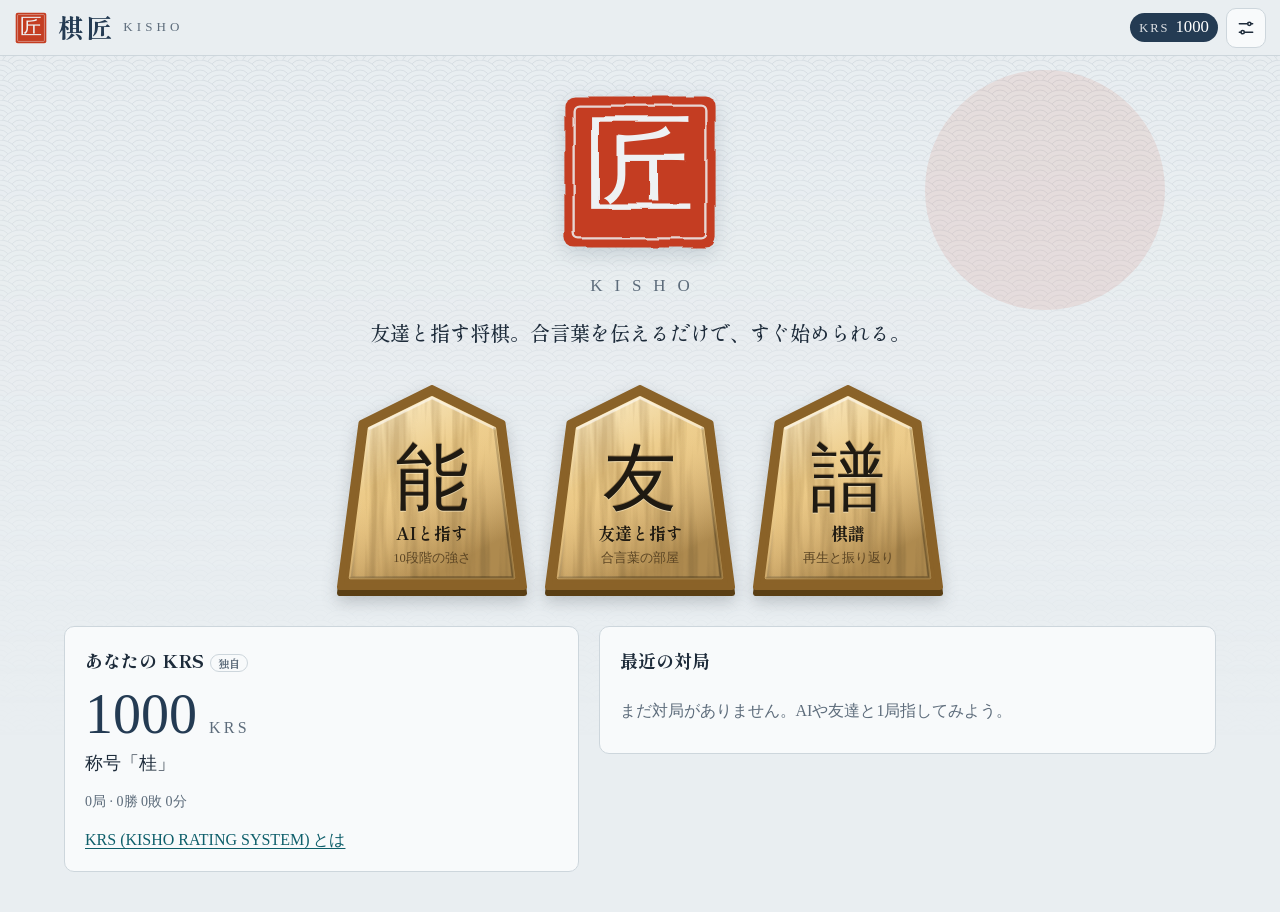
<file: index.html>
<!doctype html>
<html lang="ja">
<head>
<meta charset="utf-8">
<meta name="viewport" content="width=device-width, initial-scale=1, viewport-fit=cover">
<title>KISHO 棋匠</title>
<meta name="description" content="合言葉の部屋で友達と指せる将棋サイト。AIとの練習、棋譜の振り返り、KRSレーティング付き。">
<meta name="theme-color" content="#243b53">
<script>try{var t=(JSON.parse(localStorage.getItem('kisho.settings')||'{}')).theme;if(t==='light'||t==='dark')document.documentElement.dataset.theme=t}catch(e){}</script>
<link rel="icon" type="image/svg+xml" href="assets/logo.svg">
<link rel="preconnect" href="https://fonts.googleapis.com">
<link rel="preconnect" href="https://fonts.gstatic.com" crossorigin>
<link href="https://fonts.googleapis.com/css2?family=Shippori+Mincho+B1:wght@500;800&family=Yuji+Syuku&family=Zen+Antique&family=Zen+Kaku+Gothic+New:wght@400;500;700&display=swap" rel="stylesheet">
<link rel="stylesheet" href="css/style.css?v=20261126a">
</head>
<body>
<svg width="0" height="0" style="position:absolute" aria-hidden="true" focusable="false">
  <defs>
    <filter id="sealRough" x="-6%" y="-6%" width="112%" height="112%">
      <feTurbulence type="fractalNoise" baseFrequency="0.04" numOctaves="2" seed="4" result="n"/>
      <feDisplacementMap in="SourceGraphic" in2="n" scale="2.6"/>
    </filter>
    <linearGradient id="pcShade" x1="0" y1="0" x2="0.5" y2="1">
      <stop offset="0" stop-color="#fff" stop-opacity=".30"/>
      <stop offset=".45" stop-color="#fff" stop-opacity="0"/>
      <stop offset="1" stop-color="#000" stop-opacity=".20"/>
    </linearGradient>
    <linearGradient id="tileWood" x1="0" y1="0" x2="0.4" y2="1">
      <stop offset="0" stop-color="#f7e2ae"/><stop offset=".55" stop-color="#ebc884"/><stop offset="1" stop-color="#d9ac62"/>
    </linearGradient>
    <filter id="tileGrain" x="0" y="0" width="100%" height="100%">
      <feTurbulence type="fractalNoise" baseFrequency="0.22 0.012" numOctaves="3" seed="11"/>
      <feColorMatrix values="0 0 0 0 .40  0 0 0 0 .24  0 0 0 0 .07  3.2 0 0 0 -1.35"/>
    </filter>
    <clipPath id="tileFace"><path d="M42 6.2 69.6 21.2 78 94H6L14.4 21.2Z"/></clipPath>
    <symbol id="seal" viewBox="0 0 100 100">
      <g filter="url(#sealRough)">
        <rect x="5" y="5" width="90" height="90" rx="6" fill="#c43d22"/>
        <rect x="10.5" y="10.5" width="79" height="79" rx="3" fill="none" stroke="#eef1f3" stroke-width="1.4" opacity=".85"/>
        <text x="50" y="46" text-anchor="middle" dominant-baseline="central" font-family="'Yuji Syuku','Yu Mincho','Noto Serif CJK JP',serif" font-size="66" fill="#eef1f3">匠</text>
      </g>
    </symbol>
  </defs>
</svg>


<div class="washi" aria-hidden="true">
  <i class="washi-sun"></i>
  <svg class="washi-wave" width="100%" height="100%">
    <defs><pattern id="seigaiha" width="40" height="20" patternUnits="userSpaceOnUse"><g fill="var(--page)" stroke="currentColor" stroke-width="1"><circle cx="20" cy="-10" r="20"/><circle cx="20" cy="-10" r="15"/><circle cx="20" cy="-10" r="10"/><circle cx="20" cy="-10" r="5"/><circle cx="0" cy="0" r="20"/><circle cx="0" cy="0" r="15"/><circle cx="0" cy="0" r="10"/><circle cx="0" cy="0" r="5"/><circle cx="40" cy="0" r="20"/><circle cx="40" cy="0" r="15"/><circle cx="40" cy="0" r="10"/><circle cx="40" cy="0" r="5"/><circle cx="20" cy="10" r="20"/><circle cx="20" cy="10" r="15"/><circle cx="20" cy="10" r="10"/><circle cx="20" cy="10" r="5"/><circle cx="0" cy="20" r="20"/><circle cx="0" cy="20" r="15"/><circle cx="0" cy="20" r="10"/><circle cx="0" cy="20" r="5"/><circle cx="40" cy="20" r="20"/><circle cx="40" cy="20" r="15"/><circle cx="40" cy="20" r="10"/><circle cx="40" cy="20" r="5"/><circle cx="20" cy="30" r="20"/><circle cx="20" cy="30" r="15"/><circle cx="20" cy="30" r="10"/><circle cx="20" cy="30" r="5"/></g></pattern></defs>
    <rect width="100%" height="100%" fill="url(#seigaiha)"/>
  </svg>
</div>

<header class="top">
  <button class="logo" id="logoBtn" aria-label="ホームへ">
    <svg class="logo-seal" viewBox="0 0 100 100" aria-hidden="true"><use href="#seal"/></svg><span class="logo-k">棋匠</span><span class="logo-e">KISHO</span>
  </button>
  <div class="top-right">
    <button class="me-chip" id="meChip" title="プロフィールとKRS"></button>
    <button class="icon-btn" id="settingsBtn" aria-label="設定">
      <svg viewBox="0 0 24 24" width="20" height="20" fill="none" stroke="currentColor" stroke-width="1.8" stroke-linecap="round"><path d="M4 7h10M18 7h2M4 17h2M10 17h10"/><circle cx="16" cy="7" r="2"/><circle cx="8" cy="17" r="2"/></svg>
    </button>
  </div>
</header>

<main>
  <!-- ホーム -->
  <section id="home" class="screen">
    <div class="hero">
      <h1 class="hero-logo" aria-label="棋匠 KISHO"><svg class="hero-seal" viewBox="0 0 100 100" aria-hidden="true"><use href="#seal"/></svg><span class="hero-e">KISHO</span></h1>
      <p class="hero-sub">友達と指す将棋。合言葉を伝えるだけで、すぐ始められる。</p>
    </div>

    <div class="entries">
      <button class="tile" data-go="ai"><svg class="tile-bg" viewBox="0 0 84 103" preserveAspectRatio="none" aria-hidden="true"><path d="M42 1.5 73 18.5 82.5 98.5H1.5L11 18.5Z" transform="translate(0 3)" fill="#5a3f14" stroke="#5a3f14" stroke-width="3" stroke-linejoin="round"/><path d="M42 1.5 73 18.5 82.5 98.5H1.5L11 18.5Z" fill="var(--tile-edge)" stroke="var(--tile-edge)" stroke-width="3" stroke-linejoin="round"/><path d="M42 6.2 69.6 21.2 78 94H6L14.4 21.2Z" fill="url(#tileWood)" stroke="url(#tileWood)" stroke-width="1.6" stroke-linejoin="round"/><g clip-path="url(#tileFace)"><rect x="0" y="0" width="84" height="100" filter="url(#tileGrain)" opacity=".5"/></g><path d="M42 6.2 69.6 21.2 78 94H6L14.4 21.2Z" fill="url(#pcShade)" stroke="url(#pcShade)" stroke-width="1.6" stroke-linejoin="round"/><path d="M14.4 21.2 42 6.2 69.6 21.2" fill="none" stroke="#fff" stroke-width="1.2" stroke-linecap="round" stroke-linejoin="round" opacity=".5"/><path d="M69.6 21.2 78 94H6" fill="none" stroke="#3a2406" stroke-width="1" stroke-linecap="round" stroke-linejoin="round" opacity=".22"/></svg><span class="tile-g">能</span><b>AIと指す</b><small>10段階の強さ</small></button>
      <button class="tile" data-go="friend"><svg class="tile-bg" viewBox="0 0 84 103" preserveAspectRatio="none" aria-hidden="true"><path d="M42 1.5 73 18.5 82.5 98.5H1.5L11 18.5Z" transform="translate(0 3)" fill="#5a3f14" stroke="#5a3f14" stroke-width="3" stroke-linejoin="round"/><path d="M42 1.5 73 18.5 82.5 98.5H1.5L11 18.5Z" fill="var(--tile-edge)" stroke="var(--tile-edge)" stroke-width="3" stroke-linejoin="round"/><path d="M42 6.2 69.6 21.2 78 94H6L14.4 21.2Z" fill="url(#tileWood)" stroke="url(#tileWood)" stroke-width="1.6" stroke-linejoin="round"/><g clip-path="url(#tileFace)"><rect x="0" y="0" width="84" height="100" filter="url(#tileGrain)" opacity=".5"/></g><path d="M42 6.2 69.6 21.2 78 94H6L14.4 21.2Z" fill="url(#pcShade)" stroke="url(#pcShade)" stroke-width="1.6" stroke-linejoin="round"/><path d="M14.4 21.2 42 6.2 69.6 21.2" fill="none" stroke="#fff" stroke-width="1.2" stroke-linecap="round" stroke-linejoin="round" opacity=".5"/><path d="M69.6 21.2 78 94H6" fill="none" stroke="#3a2406" stroke-width="1" stroke-linecap="round" stroke-linejoin="round" opacity=".22"/></svg><span class="tile-g">友</span><b>友達と指す</b><small>合言葉の部屋</small></button>
      <button class="tile" data-go="records"><svg class="tile-bg" viewBox="0 0 84 103" preserveAspectRatio="none" aria-hidden="true"><path d="M42 1.5 73 18.5 82.5 98.5H1.5L11 18.5Z" transform="translate(0 3)" fill="#5a3f14" stroke="#5a3f14" stroke-width="3" stroke-linejoin="round"/><path d="M42 1.5 73 18.5 82.5 98.5H1.5L11 18.5Z" fill="var(--tile-edge)" stroke="var(--tile-edge)" stroke-width="3" stroke-linejoin="round"/><path d="M42 6.2 69.6 21.2 78 94H6L14.4 21.2Z" fill="url(#tileWood)" stroke="url(#tileWood)" stroke-width="1.6" stroke-linejoin="round"/><g clip-path="url(#tileFace)"><rect x="0" y="0" width="84" height="100" filter="url(#tileGrain)" opacity=".5"/></g><path d="M42 6.2 69.6 21.2 78 94H6L14.4 21.2Z" fill="url(#pcShade)" stroke="url(#pcShade)" stroke-width="1.6" stroke-linejoin="round"/><path d="M14.4 21.2 42 6.2 69.6 21.2" fill="none" stroke="#fff" stroke-width="1.2" stroke-linecap="round" stroke-linejoin="round" opacity=".5"/><path d="M69.6 21.2 78 94H6" fill="none" stroke="#3a2406" stroke-width="1" stroke-linecap="round" stroke-linejoin="round" opacity=".22"/></svg><span class="tile-g">譜</span><b>棋譜</b><small>再生と振り返り</small></button>
    </div>

    <section class="card saved-card" id="savedCard" hidden>
      <h2>中断中の対局</h2>
      <ul class="rec-list" id="savedList"></ul>
    </section>

    <div class="home-grid">
      <section class="card krs-card" id="krsCard"></section>
      <section class="card" id="recordsCard">
        <h2>最近の対局</h2>
        <ul class="rec-list" id="recList"></ul>
      </section>
    </div>
  </section>

  <!-- 対局・棋譜 -->
  <section id="game" class="screen" hidden>
    <div class="stage" id="stage">
      <div class="pcard" id="cardTop"></div>
      <div class="hand" id="handTop" aria-label="相手の持ち駒"></div>
      <div class="board-wrap" id="boardWrap">
        <div class="coords coords-f" id="coordF"></div>
        <div class="coords coords-r" id="coordR"></div>
        <div class="board" id="board" role="grid" aria-label="将棋盤"></div>
        <svg class="arrows" id="arrows" viewBox="0 0 9 9" aria-hidden="true"></svg>
      </div>
      <div class="hand" id="handBot" aria-label="自分の持ち駒"></div>
      <div class="pcard" id="cardBot"></div>
    </div>

    <aside class="panel">
      <div class="tabs" role="tablist" id="tabs">
        <button role="tab" data-tab="moves" aria-selected="true">棋譜</button>
        <button role="tab" data-tab="chat" id="tabChat" hidden>チャット</button>
        <button role="tab" data-tab="review" id="tabReview" hidden>振り返り</button>
      </div>
      <div class="tabpane" id="paneMoves"><ol class="moves" id="moveList"></ol></div>
      <div class="tabpane" id="paneChat" hidden>
        <ul class="chat-log" id="chatLog"></ul>
        <form class="chat-form" id="chatForm"><input id="chatInput" maxlength="120" placeholder="メッセージ" autocomplete="off"><button class="btn" type="submit">送る</button></form>
      </div>
      <div class="tabpane" id="paneReview" hidden></div>
      <div class="navbtns" id="navBtns">
        <button class="icon-btn" data-nav="first" aria-label="最初へ">⏮</button>
        <button class="icon-btn" data-nav="prev" aria-label="一手戻る">◀</button>
        <button class="icon-btn" data-nav="next" aria-label="一手進む">▶</button>
        <button class="icon-btn" data-nav="last" aria-label="最後へ">⏭</button>
      </div>
      <div class="actions" id="actions"></div>
    </aside>
  </section>
</main>

<!-- ダイアログ -->
<dialog id="dlgAi">
  <form method="dialog" class="dlg-body" id="aiForm">
    <h2>AIと指す</h2>
    <fieldset><legend>強さ</legend><div class="level-list" id="levelList"></div></fieldset>
    <div class="row2">
      <label>あなたの手番<select id="aiColor"><option value="0">先手</option><option value="1">後手</option><option value="r">ランダム</option></select></label>
      <label>持ち時間<select id="aiTc"></select></label>
    </div>
    <div class="dlg-actions"><button class="btn ghost" value="cancel" formnovalidate>やめる</button><button class="btn primary" value="ok" id="aiStart">対局開始</button></div>
  </form>
</dialog>

<dialog id="dlgFriend">
  <form method="dialog" class="dlg-body" id="friendForm">
    <h2>友達と指す</h2>
    <div class="seg" id="friendMode">
      <button type="button" data-fm="room" aria-pressed="true">合言葉の部屋</button>
      <button type="button" data-fm="local" aria-pressed="false">同じ画面で</button>
    </div>
    <div id="roomFields">
      <label>あなたの名前<input id="fName" maxlength="12" autocomplete="nickname"></label>
      <label>合言葉<input id="fPass" maxlength="40" placeholder="友達と同じ言葉を入れる" autocomplete="off"></label>
      <div class="row2">
        <label>対局のしかた<select id="fStyle"><option value="live">リアルタイム</option><option value="async">通信将棋 (好きな時に1手ずつ)</option></select></label>
        <label>持ち時間<select id="fTc"></select></label>
      </div>
      <label id="fMailRow" hidden>通知メール (任意)<input id="fMail" type="email" placeholder="相手が指したら知らせるメール" autocomplete="email"></label>
      <p class="note" id="netNote"></p>
    </div>
    <div id="localFields" hidden>
      <div class="row2">
        <label>先手の名前<input id="lBlack" maxlength="12" value="先手"></label>
        <label>後手の名前<input id="lWhite" maxlength="12" value="後手"></label>
      </div>
      <label>持ち時間<select id="lTc"></select></label>
      <p class="note">1台の画面を交代で使います。KRSは変わりません。</p>
    </div>
    <div class="dlg-actions"><button class="btn ghost" value="cancel" formnovalidate>やめる</button><button class="btn primary" value="ok" id="friendStart">はじめる</button></div>
  </form>
</dialog>

<dialog id="dlgSettings">
  <form method="dialog" class="dlg-body">
    <h2>設定</h2>
    <label>名前<input id="sName" maxlength="12"></label>
    <fieldset><legend>画面</legend><div class="seg seg3" id="themeMode" role="group" aria-label="画面"><button type="button" data-tm="auto">機種に合わせる</button><button type="button" data-tm="light">ライト</button><button type="button" data-tm="dark">ダーク</button></div></fieldset>
    <fieldset><legend>駒のデザイン</legend><div class="swatches" id="pieceSets"></div></fieldset>
    <fieldset><legend>盤のデザイン</legend><div class="swatches" id="boardThemes"></div></fieldset>
    <div class="checks">
      <label class="chk"><input type="checkbox" id="sHints"> 動かせるマスを表示</label>
      <label class="chk"><input type="checkbox" id="sCoords"> 筋と段の数字を表示</label>
      <label class="chk"><input type="checkbox" id="sSound"> 駒音</label>
      <label class="chk"><input type="checkbox" id="sFlip"> 後手のとき盤を自動で反転</label>
    </div>
    <details class="danger"><summary>データの削除</summary>
      <p class="note">このブラウザに保存している KRS・棋譜・設定をすべて消します。</p>
      <button type="button" class="btn warn" id="resetAll">すべて削除</button>
    </details>
    <div class="dlg-actions"><button class="btn primary" value="ok">閉じる</button></div>
  </form>
</dialog>

<dialog id="dlgPromote">
  <form method="dialog" class="dlg-body small">
    <h2>成りますか？</h2>
    <div class="promo-choices" id="promoChoices"></div>
  </form>
</dialog>

<dialog id="dlgResult">
  <form method="dialog" class="dlg-body" id="resultBody"></form>
</dialog>

<dialog id="dlgAbout">
  <form method="dialog" class="dlg-body" id="aboutBody"></form>
</dialog>

<dialog id="dlgConfirm">
  <form method="dialog" class="dlg-body small">
    <p id="confirmMsg" style="margin:0;font-size:17px"></p>
    <p id="confirmHint" class="note" style="margin:10px 0 0" hidden></p>
    <div class="dlg-actions" style="justify-content:center"><button class="btn ghost" value="no" id="confirmNo">やめる</button><button class="btn primary" value="yes" id="confirmOk">OK</button><button class="btn primary" value="extra" id="confirmExtra" hidden></button></div>
  </form>
</dialog>

<dialog id="dlgWait">
  <form method="dialog" class="dlg-body" id="waitBody"></form>
</dialog>

<div class="toast" id="toast" role="status" aria-live="polite"></div>

<script src="js/config.js?v=20261126a"></script>
<script src="js/shogi.js?v=20261126a"></script>
<script src="js/ai.js?v=20261126a"></script>
<script src="js/krs.js?v=20261126a"></script>
<script src="js/themes.js?v=20261126a"></script>
<script src="js/sound.js?v=20261126a"></script>
<script src="js/net.js?v=20261126a"></script>
<script src="js/app.js?v=20261126a"></script>
<script src="js/room.js?v=20261126a"></script>
</body>
</html>
</file>
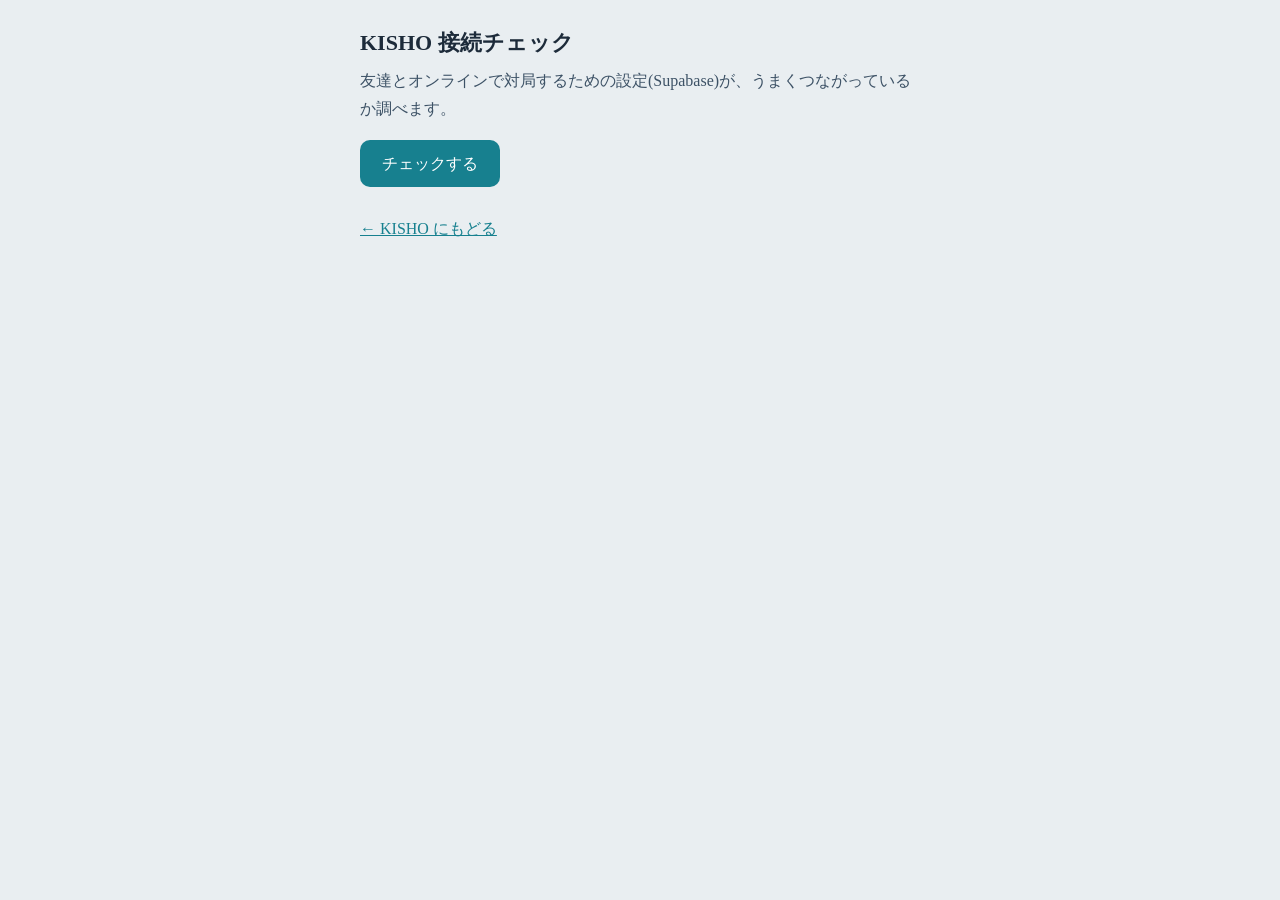
<file: check.html>
<!doctype html>
<html lang="ja"><head><meta charset="utf-8"><meta name="viewport" content="width=device-width,initial-scale=1">
<title>KISHO 接続チェック</title>
<style>
  body { font: 16px/1.7 "Hiragino Mincho ProN","Yu Mincho",serif; background: #e9eef1; color: #1d2b3a; margin: 0; padding: 24px 16px; }
  main { max-width: 560px; margin: 0 auto; }
  h1 { font-size: 22px; margin: 0 0 4px; } p { margin: 6px 0; color: #3d5266; }
  button { font: inherit; padding: 10px 22px; border: 0; border-radius: 10px; background: #17808f; color: #fff; cursor: pointer; margin: 12px 0; }
  ul { list-style: none; padding: 0; } li { background: #f8fafb; border: 1px solid #cdd6dc; border-radius: 10px; padding: 10px 14px; margin: 8px 0; }
  .ok b { color: #1c7a3d; } .ng b { color: #b8321c; } .wait b { color: #7a8794; } small { display: block; color: #55677a; }
  a { color: #17808f; }
</style></head>
<body><main>
  <h1>KISHO 接続チェック</h1>
  <p>友達とオンラインで対局するための設定(Supabase)が、うまくつながっているか調べます。</p>
  <button id="go">チェックする</button>
  <ul id="out"></ul>
  <p><a href="./">← KISHO にもどる</a></p>
</main>
<script src="js/config.js"></script>
<script src="js/net.js"></script>
<script>
const out = document.getElementById('out');
function row(t) { const li = document.createElement('li'); li.className = 'wait'; li.innerHTML = '<b>…</b> ' + t; out.appendChild(li); return li; }
function done(li, ok, t, why) { li.className = ok ? 'ok' : 'ng'; li.innerHTML = '<b>' + (ok ? '○' : '×') + '</b> ' + t + (why ? '<small>' + why + '</small>' : ''); return ok; }
const timeout = (p, ms) => Promise.race([p, new Promise((_, r) => setTimeout(() => r(new Error('時間切れ')), ms))]);
document.getElementById('go').onclick = async () => {
  out.innerHTML = ''; const N = window.KishoNet;
  let li = row('設定ファイルに URL とキーが入っている');
  if (!done(li, N.configured, '設定ファイルに URL とキーが入っている', N.configured ? '' : 'js/config.js が空です。')) return;
  li = row('通信将棋の保存(データベース)に書いて、読める');
  try {
    const key = 'check' + Date.now(), val = { ping: Date.now() };
    const w = await timeout(N._rpc('kisho_put_game', { p_room: key, p_state: val }), 10000);
    if (!w.ok) throw new Error('書き込みが断られました (' + w.status + ') ' + (await w.text()).slice(0, 120));
    const r = await timeout(N._rpc('kisho_get_game', { p_room: key }), 10000);
    const got = r.ok ? await r.json() : null;
    done(li, got && got.ping === val.ping, '通信将棋の保存(データベース)に書いて、読める', got && got.ping === val.ping ? '' : '読み出した内容が合いません (' + r.status + ')。SQL Editor で schema.sql を Run したか確認してください。');
  } catch (e) { done(li, false, '通信将棋の保存(データベース)に書いて、読める', String(e.message || e)); }
  li = row('リアルタイム対局の通信(2台ぶんを模擬)');
  try {
    const room = 'check-' + Math.random().toString(36).slice(2);
    const a = await timeout(N.connect(room), 20000), b = await timeout(N.connect(room), 20000);
    if (a.fallback || b.fallback) throw new Error('Supabase につながらず、同じブラウザ内モードになりました。URL とキー、ネット接続を確認してください。');
    const got = new Promise((res) => { b.transport.onmessage = res; });
    await new Promise((r) => setTimeout(r, 800));
    a.transport.send({ t: 'ping' });
    await timeout(got, 6000);
    a.transport.close(); b.transport.close();
    done(li, true, 'リアルタイム対局の通信(2台ぶんを模擬)', 'メッセージが相手に届きました。');
  } catch (e) { done(li, false, 'リアルタイム対局の通信(2台ぶんを模擬)', String(e.message || e)); }
  row('').remove();
  const all = [...out.children].every((x) => x.className === 'ok');
  const fin = document.createElement('li'); fin.className = all ? 'ok' : 'ng'; fin.innerHTML = all ? '<b>全部OK!</b> 友達と対局できます。' : '<b>×があります。</b> 上の説明をスクリーンショットで教えてください。'; out.appendChild(fin);
};
</script></body></html>
</file>
<file: css/style.css>
/* KISHO — 藍染めの藍、榧の盤、朱は成り駒と最後の一手だけ */
:root {
  --ai: #243b53;          /* 藍 */
  --ai-soft: #3d5a78;
  --ink: #1d2b3a;
  --muted: #5d6c7b;
  --page: #e9eef1;        /* 藍白 */
  --panel: #f8fafb;
  --line: #cdd6dc;
  --asagi: #17808f;       /* 浅葱: 主な操作 */
  --asagi-ink: #0f5f6b;
  --shu: #c43d22;         /* 朱: 成り駒・最後の一手 */
  --yamabuki: #d6a21e;
  --ok: #2f8f6a; --good: #3a78b8; --slow: #c28a14; --doubt: #d2661f; --bad: #c43d22;
  --font-body: "Yuji Syuku", "Shippori Mincho B1", "Yu Mincho", "Hiragino Mincho ProN", "Noto Serif CJK JP", "Noto Serif CJK TC", serif;
  --font-mincho: "Yuji Syuku", "Shippori Mincho B1", "Yu Mincho", "Hiragino Mincho ProN", "Noto Serif CJK JP", "Noto Serif CJK TC", serif;
  --font-krs: "Yuji Syuku", "Zen Antique", "Shippori Mincho B1", "Noto Serif CJK JP", "Noto Serif CJK TC", serif;
  --font-piece: "Yuji Syuku", "Shippori Mincho B1", "Noto Serif CJK JP", "Noto Serif CJK TC", serif;
  --radius: 10px;
  --on-ai: #fff; --on-asagi: #fff; --asagi-hover: var(--asagi-ink); --toast-ink: var(--panel);
}
@media (prefers-color-scheme: dark) {
  :root:not([data-theme="light"]) {
    --ai: #c9d8e6; --ai-soft: #9fb6cc; --ink: #e5ecf2; --muted: #9aabba;
    --page: #121b25; --panel: #1b2835; --line: #2d3d4d;
    --asagi: #3fb3c4; --asagi-ink: #8fe0ec; --on-ai: #10202e; --on-asagi: #08242a; --asagi-hover: #6fcdda; --toast-ink: #10202e; color-scheme: dark;
  }
}
:root[data-theme="dark"] {
    --ai: #c9d8e6; --ai-soft: #9fb6cc; --ink: #e5ecf2; --muted: #9aabba;
    --page: #121b25; --panel: #1b2835; --line: #2d3d4d;
    --asagi: #3fb3c4; --asagi-ink: #8fe0ec; --on-ai: #10202e; --on-asagi: #08242a; --asagi-hover: #6fcdda; --toast-ink: #10202e; color-scheme: dark;
}
* { box-sizing: border-box; }
html { -webkit-text-size-adjust: 100%; }
body {
  margin: 0; background: var(--page); color: var(--ink);
  font-family: var(--font-body); font-size: 16px; line-height: 1.7; font-weight: 400; font-synthesis: none;
  min-height: 100dvh;
}
/* 和風の背景: 青海波と朱の日輪。上ほど濃く、下へ溶ける */
.washi { position: fixed; inset: 0; z-index: -1; pointer-events: none; overflow: hidden; --wave: #243b53; --sun: #c43d22; }
.washi-wave { position: absolute; inset: 0; color: var(--wave); opacity: .09;
  -webkit-mask-image: linear-gradient(180deg, #000 0, rgba(0,0,0,.55) 40%, transparent 85%); mask-image: linear-gradient(180deg, #000 0, rgba(0,0,0,.55) 40%, transparent 85%); }
.washi-sun { position: absolute; top: 70px; right: 9%; width: clamp(120px, 20vw, 240px); aspect-ratio: 1; border-radius: 50%; background: var(--sun); opacity: .10; }
@media (prefers-color-scheme: dark) { :root:not([data-theme="light"]) .washi { --wave: #c9d8e6; --sun: #e0573a; } :root:not([data-theme="light"]) .washi-wave { opacity: .07; } }
:root[data-theme="dark"] .washi { --wave: #c9d8e6; --sun: #e0573a; }
:root[data-theme="dark"] .washi-wave { opacity: .07; }
@media (max-width: 560px) { .washi-sun { top: 64px; right: 6%; width: 110px; } }
button, input, select { font: inherit; color: inherit; }
button { cursor: pointer; }
[hidden] { display: none !important; }
:focus-visible { outline: 3px solid var(--asagi); outline-offset: 2px; border-radius: 6px; }
h1, h2, h3 { font-family: var(--font-mincho); margin: 0; font-weight: 800; }

/* ---------- ヘッダー ---------- */
.top {
  position: sticky; top: 0; z-index: 20; height: 56px;
  display: flex; align-items: center; justify-content: space-between;
  padding: 0 max(14px, env(safe-area-inset-right)) 0 max(14px, env(safe-area-inset-left));
  background: var(--page); border-bottom: 1px solid var(--line);
}
.logo { background: none; border: 0; padding: 0; display: flex; align-items: center; gap: 10px; color: var(--ai); }
.logo-seal { width: 34px; height: 34px; flex: none; }
.logo-k { font-family: var(--font-mincho); font-weight: 800; font-size: 26px; letter-spacing: .06em; }
.logo-e { font-family: var(--font-krs); font-size: 13px; letter-spacing: .32em; color: var(--muted); }
.top-right { display: flex; align-items: center; gap: 8px; }
.icon-btn {
  width: 40px; height: 40px; border-radius: 10px; border: 1px solid var(--line); background: var(--panel);
  display: grid; place-items: center; color: var(--ink); font-size: 14px; padding: 0;
}
.icon-btn:hover { border-color: var(--asagi); }
.icon-btn:disabled { opacity: .35; cursor: default; }
.me-chip { background: none; border: 0; padding: 0; }

/* KRSバッジ: ここだけ書体を変えてある */
.krs { display: inline-flex; align-items: baseline; gap: 6px; font-family: var(--font-krs); color: var(--on-ai); background: var(--ai); padding: 1px 9px 2px; border-radius: 999px; line-height: 1.5; white-space: nowrap; }
.krs i { font-style: normal; font-size: .78em; letter-spacing: .16em; opacity: .85; }
.krs b { font-weight: 400; font-size: 1.05em; font-variant-numeric: tabular-nums; }
.unofficial { font-size: 11px; color: var(--muted); border: 1px solid var(--line); border-radius: 999px; padding: 0 7px; margin-left: 6px; white-space: nowrap; }

.screen { padding: 18px max(14px, env(safe-area-inset-left)) 40px; max-width: 1180px; margin: 0 auto; }

/* ---------- ボタン ---------- */
.btn { border: 1px solid var(--line); background: var(--panel); border-radius: 10px; padding: 9px 16px; font-weight: 700; }
.btn:hover { border-color: var(--asagi); }
.btn.primary { background: var(--asagi); border-color: var(--asagi); color: var(--on-asagi); }
.btn.primary:hover { background: var(--asagi-hover); }
.btn.ghost { background: transparent; }
.btn.warn { color: var(--shu); border-color: var(--shu); background: transparent; }
.btn:disabled { opacity: .4; cursor: default; }
.btn.small { padding: 5px 11px; font-size: 13px; }

/* ---------- ホーム ---------- */
.hero { display: grid; grid-template-columns: 1fr; justify-items: center; text-align: center; gap: 14px; padding: 14px 4px 26px; }
.hero-logo { display: flex; flex-direction: column; gap: 16px; align-items: center; margin: 0; color: var(--ai); }
.hero-seal { width: clamp(120px, 18vw, 168px); height: auto; filter: drop-shadow(0 6px 10px rgba(36,59,83,.18)); }
.hero-e { font-family: var(--font-krs); font-size: 17px; letter-spacing: .7em; margin-right: -.7em; color: var(--muted); font-weight: 400; }
.hero-sub { margin: 0 auto 8px; font-size: clamp(16px, 2.4vw, 20px); max-width: 30em; text-wrap: balance; font-family: var(--font-mincho); font-weight: 500; line-height: 1.8; }

.entries { display: grid; grid-template-columns: repeat(3, minmax(0, 190px)); justify-content: center; gap: 18px; margin-bottom: 30px; }
.tile {
  --tile-edge: #8a6228;
  position: relative; border: 0; padding: 0; background: none; text-align: center; color: var(--ink);
  filter: drop-shadow(0 6px 8px rgba(30, 40, 50, .22)); transition: transform .15s ease, filter .15s ease;
  display: grid; justify-items: center; align-content: end; aspect-ratio: 0.9;
}
.tile > * { position: relative; z-index: 1; }
.tile > .tile-bg { position: absolute; inset: 0; width: 100%; height: 100%; z-index: 0; overflow: visible; }
.tile-g { font-family: var(--font-piece); font-size: clamp(48px, 7vw, 74px); line-height: 1; color: #1f1a12; margin-bottom: 4px; text-shadow: 0 1px 0 rgba(255, 244, 214, .55), 0 -1px 0 rgba(60, 35, 5, .35); }
.tile b { font-family: var(--font-mincho); font-size: 17px; color: #1f1a12; }
.tile small { color: #5b4524; margin-bottom: 14%; font-size: 12.5px; }
.tile:hover { transform: translateY(-4px); }
.tile:active { transform: translateY(0); }

.home-grid { display: grid; grid-template-columns: minmax(0, 5fr) minmax(0, 6fr); gap: 20px; align-items: start; }
.card { background: var(--panel); border: 1px solid var(--line); border-radius: var(--radius); padding: 18px 20px; }
.card h2 { font-size: 18px; margin-bottom: 10px; }
.krs-card .big { display: flex; align-items: baseline; gap: 12px; flex-wrap: wrap; }
.krs-card .big .num { font-family: var(--font-krs); font-size: 56px; line-height: 1; color: var(--ai); font-variant-numeric: tabular-nums; }
.krs-card .big .lab { font-family: var(--font-krs); letter-spacing: .2em; color: var(--muted); }
.krs-card .title-line { margin: 6px 0 12px; font-family: var(--font-mincho); font-size: 18px; }
.krs-card .rec { color: var(--muted); font-size: 14px; }
.krs-card .more { margin-top: 12px; }
.link { background: none; border: 0; padding: 0; color: var(--asagi-ink); text-decoration: underline; text-underline-offset: 3px; }

.rec-list { list-style: none; margin: 0; padding: 0; display: grid; gap: 0; }
.rec-list li { display: grid; grid-template-columns: 1fr auto; gap: 4px 12px; padding: 11px 0; border-top: 1px solid var(--line); align-items: center; }
.rec-list li:first-child { border-top: 0; }
.rec-main { font-weight: 700; }
.rec-sub { color: var(--muted); font-size: 13px; }
.rec-acts { display: flex; gap: 6px; grid-row: 1 / span 2; grid-column: 2; }
.res-win { color: var(--ok); } .res-lose { color: var(--shu); } .res-draw { color: var(--muted); }
.empty { color: var(--muted); padding: 8px 0; }

/* ---------- 対局画面 ---------- */
#game { display: grid; grid-template-columns: minmax(0, 1fr) 330px; gap: 22px; align-items: start; padding-top: 12px; }
.stage {
  --bw: min(100cqw, 700px);
  --cell: calc(var(--bw) * 0.1);
  display: grid; justify-items: center; gap: 6px; container-type: inline-size;
}
.stage > * { width: var(--bw); max-width: 100%; }
.pcard { display: grid; grid-template-columns: auto 1fr auto; align-items: center; gap: 10px; min-height: 46px; padding: 4px 12px; background: var(--panel); border: 1px solid var(--line); border-radius: var(--radius); }
.pcard.turn { border-color: var(--asagi); box-shadow: 0 0 0 2px color-mix(in srgb, var(--asagi) 30%, transparent); }
.pmark { font-family: var(--font-piece); font-size: 22px; line-height: 1; width: 30px; height: 30px; display: grid; place-items: center; border: 1.5px solid var(--ai); border-radius: 50%; color: var(--ai); }
.pcard[data-side="1"] .pmark { background: var(--ai); color: var(--panel); }
.pname { display: flex; align-items: center; gap: 8px; min-width: 0; flex-wrap: wrap; }
.pname b { font-weight: 700; overflow: hidden; text-overflow: ellipsis; white-space: nowrap; max-width: 9em; }
.pname .krs { font-size: 13px; }
.clock { font-variant-numeric: tabular-nums; font-size: 24px; font-weight: 700; letter-spacing: .02em; min-width: 3.9em; text-align: right; }
.clock small { font-size: 12px; font-weight: 500; color: var(--muted); margin-left: 4px; }
.clock.low { color: var(--shu); }
.clock.byo { color: var(--yamabuki); }
.clock.low.byo { color: var(--shu); }

.hand { display: flex; align-items: center; gap: calc(var(--cell) * 0.08); min-height: calc(var(--cell) * 0.95); padding: 0 4px; flex-wrap: nowrap; overflow: hidden; }
.hand .none { color: var(--muted); font-size: 12px; }
.hp { position: relative; width: calc(var(--cell) * 0.8); height: calc(var(--cell) * 0.92); border: 0; padding: 0; background: none; flex: none; border-radius: 6px; }
.hp .piece { position: absolute; inset: 0; }
.hp .cnt { position: absolute; right: -2px; bottom: -3px; z-index: 3; min-width: 1.5em; height: 1.5em; padding: 0 3px; border-radius: 999px; background: var(--ai); color: var(--panel); font-size: calc(var(--cell) * 0.2); font-weight: 700; display: grid; place-items: center; line-height: 1; }
.hp.sel::before { content: ""; position: absolute; inset: -3px; border-radius: 8px; border: 3px solid var(--asagi); z-index: 4; pointer-events: none; }
.hp:disabled { cursor: default; }

/* 盤 */
.board-wrap { position: relative; width: var(--bw); aspect-ratio: 1; padding: 5%; border-radius: 6px; background: var(--b-frame); box-shadow: 0 10px 22px rgba(20, 30, 40, .28), inset 0 0 0 1px rgba(0,0,0,.25); }
.board { position: relative; width: 100%; height: 100%; display: grid; grid-template-columns: repeat(9, 1fr); grid-template-rows: repeat(9, 1fr); background: var(--b-face); outline: 1.6px solid var(--b-line); user-select: none; -webkit-user-select: none; touch-action: manipulation; }
.board::after { /* 星 */
  content: ""; position: absolute; inset: 0; pointer-events: none;
  background:
    radial-gradient(circle at 33.333% 33.333%, var(--b-line) 0 .55%, transparent .8%),
    radial-gradient(circle at 66.666% 33.333%, var(--b-line) 0 .55%, transparent .8%),
    radial-gradient(circle at 33.333% 66.666%, var(--b-line) 0 .55%, transparent .8%),
    radial-gradient(circle at 66.666% 66.666%, var(--b-line) 0 .55%, transparent .8%);
}
.cell { position: relative; border-right: 1px solid var(--b-line); border-bottom: 1px solid var(--b-line); }
.cell:nth-child(9n) { border-right: 0; }
.cell:nth-child(n+73) { border-bottom: 0; }
.cell::before { content: ""; position: absolute; inset: 0; pointer-events: none; z-index: 0; }
.cell.last::before { background: color-mix(in srgb, var(--shu) 28%, transparent); }
.cell.sel::before { background: color-mix(in srgb, var(--asagi) 38%, transparent); }
.cell.check::before { background: radial-gradient(circle, color-mix(in srgb, var(--shu) 70%, transparent) 0 55%, transparent 80%); }
.cell.dest::after { content: ""; position: absolute; left: 50%; top: 50%; width: 26%; height: 26%; transform: translate(-50%, -50%); border-radius: 50%; background: color-mix(in srgb, var(--asagi) 70%, transparent); z-index: 4; pointer-events: none; }
.cell.dest.cap::after { width: 86%; height: 86%; background: none; border: 3px solid color-mix(in srgb, var(--asagi) 80%, transparent); }
.cell.can { cursor: pointer; }
.coords { position: absolute; display: flex; font-size: clamp(9px, calc(var(--bw) * 0.024), 13px); color: var(--b-coord); pointer-events: none; font-variant-numeric: tabular-nums; }
.coords-f { left: 5%; right: 5%; top: 0; height: 5%; align-items: center; }
.coords-f span { flex: 1; text-align: center; }
.coords-r { right: 0; top: 5%; bottom: 5%; width: 5%; flex-direction: column; }
.coords-r span { flex: 1; display: grid; place-items: center; }
.no-coords .coords { display: none; }
.arrows { position: absolute; left: 5%; top: 5%; width: 90%; height: 90%; pointer-events: none; z-index: 6; overflow: visible; }

/* 駒 */
.piece {
  --pedge: #7d5822; --pf1: #f4dba5; --ptxt: #1d1810; --ppro: #b8321c; --pgrain: .10;
  --pfont: var(--font-piece);
  position: absolute; inset: 4% 0; z-index: 2; filter: drop-shadow(0 .1em .09em rgba(40, 25, 5, .42));
  pointer-events: none;
}
.piece svg { display: block; width: 100%; height: 100%; overflow: visible; }
.piece[data-up="0"] { transform: rotate(180deg); }
.piece .pe { fill: var(--pedge); stroke: var(--pedge); stroke-width: 3; stroke-linejoin: round; }
.piece .pf { fill: var(--pf1); stroke: var(--pf1); stroke-width: 1.6; stroke-linejoin: round; }
.piece .ps { fill: url(#pcShade); stroke: url(#pcShade); stroke-width: 1.6; stroke-linejoin: round; }
.piece .pgr { fill: none; stroke: #5b3a10; stroke-width: .8; stroke-linecap: round; opacity: var(--pgrain); }
.piece .phl { fill: none; stroke: #fff; stroke-width: 1; stroke-linecap: round; stroke-linejoin: round; opacity: .38; }
.piece .pg { font-family: var(--pfont); font-weight: 400; fill: var(--ptxt); stroke: var(--ptxt); stroke-width: .9; paint-order: stroke; font-style: normal; }
.piece.pro .pg { fill: var(--ppro); stroke: var(--ppro); }
.letters .pg { font-family: var(--font-body); font-weight: 700; stroke-width: .3; }
.cell.just .piece { animation: place .16s ease-out; }
@keyframes place { from { transform: translateY(-5%) scale(1.1); } to { transform: none; } }
.cell.just .piece[data-up="0"] { animation-name: place0; }
@keyframes place0 { from { transform: rotate(180deg) translateY(-5%) scale(1.1); } to { transform: rotate(180deg); } }

/* 駒の種類 */
.ps-ebony .piece { --pedge: #0e0b08; --pf1: #3a2d22; --ptxt: #e8c868; --ppro: #ff9c6e; --pgrain: .22; }
.ps-shu .piece { --pedge: #5a1209; --pf1: #c8472b; --ptxt: #fff1dc; --ppro: #ffe27a; --pgrain: 0; }
.ps-paper .piece { --pedge: #7f8d9a; --pf1: #f3f6f8; --ptxt: #25405c; --ppro: #c43d22; --pfont: var(--font-mincho); --pgrain: 0; }
.ps-night .piece { --pedge: #6c86a8; --pf1: #233349; --ptxt: #d9ecff; --ppro: #ffb199; --pgrain: 0; }
.ps-letters .piece { --pedge: #6b4d1d; --pf1: #ecd49b; --ptxt: #1d1810; --ppro: #b8321c; }

/* 盤の種類 */
.bt-kaya {
  --b-line: #4d3512; --b-coord: #f6e8c6; --b-frame: linear-gradient(180deg, #b98a3f, #94692a);
  --b-face:
    url("data:image/svg+xml;utf8,<svg xmlns='http://www.w3.org/2000/svg' width='320' height='320'><filter id='n'><feTurbulence type='fractalNoise' baseFrequency='0.008 0.5' numOctaves='3' seed='7'/><feColorMatrix values='0 0 0 0 .42  0 0 0 0 .25  0 0 0 0 .04  0 0 0 .55 0'/></filter><rect width='320' height='320' filter='url(%23n)'/></svg>"),
    linear-gradient(180deg, #ecc47a, #e0b360);
}
.bt-sumi { --b-line: #8f9aa5; --b-coord: #c7d0d8; --b-frame: linear-gradient(180deg, #2a3138, #1c2227); --b-face: linear-gradient(180deg, #39424b, #2e363e); }
.bt-tatami { --b-line: #2e4a2d; --b-coord: #e7f0d8; --b-frame: linear-gradient(180deg, #45603b, #324a2c);
  --b-face: repeating-linear-gradient(90deg, rgba(255,255,255,.07) 0 1px, transparent 1px 7px), linear-gradient(180deg, #a9bf7d, #96ad69); }
.bt-ai { --b-line: #cfe0f2; --b-coord: #dfeaf6; --b-frame: linear-gradient(180deg, #17304d, #10233a);
  --b-face: repeating-linear-gradient(45deg, rgba(255,255,255,.04) 0 2px, transparent 2px 10px), linear-gradient(180deg, #2c5483, #264a74); }
.bt-paper { --b-line: #7b6f5d; --b-coord: #6e6454; --b-frame: linear-gradient(180deg, #d9d0bf, #c9bfac);
  --b-face: linear-gradient(180deg, #f5f1e7, #ece6d6); }
.bt-sakura { --b-line: #7a4e58; --b-coord: #fff1f4; --b-frame: linear-gradient(180deg, #c98f9c, #b27582);
  --b-face: linear-gradient(180deg, #f6d9de, #efc8d0); }

/* ---------- 右パネル ---------- */
.panel { background: var(--panel); border: 1px solid var(--line); border-radius: var(--radius); display: flex; flex-direction: column; min-height: 420px; max-height: calc(100dvh - 56px - 36px); position: sticky; top: 68px; overflow: hidden; }
.tabs { display: flex; border-bottom: 1px solid var(--line); }
.tabs button { flex: 1; background: none; border: 0; padding: 11px 6px; font-weight: 700; color: var(--muted); border-bottom: 3px solid transparent; }
.tabs button[aria-selected="true"] { color: var(--ink); border-bottom-color: var(--asagi); }
.tabpane { flex: 1; min-height: 0; overflow: auto; padding: 6px 0; }
.moves { list-style: none; margin: 0; padding: 0; display: grid; grid-template-columns: 1fr 1fr; }
.moves li { display: flex; align-items: center; gap: 6px; padding: 6px 10px; cursor: pointer; border-radius: 6px; margin: 0 4px; white-space: nowrap; }
.moves li:hover { background: color-mix(in srgb, var(--asagi) 10%, transparent); }
.moves li[aria-current="true"] { background: color-mix(in srgb, var(--asagi) 22%, transparent); font-weight: 700; }
.moves .mn { color: var(--muted); font-size: 12px; width: 2.2em; text-align: right; font-variant-numeric: tabular-nums; }
.moves li.start { grid-column: 1 / -1; color: var(--muted); }
.gdot { width: 9px; height: 9px; border-radius: 50%; display: inline-block; flex: none; }
.g-best { background: var(--ok); } .g-good { background: var(--good); } .g-slow { background: var(--slow); } .g-doubt { background: var(--doubt); } .g-bad { background: var(--bad); }
.navbtns { display: flex; gap: 8px; padding: 8px 10px; border-top: 1px solid var(--line); justify-content: center; }
.navbtns .icon-btn { flex: 1; }
.actions { display: flex; flex-wrap: wrap; gap: 8px; padding: 10px; border-top: 1px solid var(--line); }
.actions .btn { flex: 1 1 auto; padding: 8px 10px; font-size: 14px; }
.chat-log { list-style: none; margin: 0; padding: 6px 12px; display: grid; gap: 6px; align-content: start; height: calc(100% - 52px); overflow: auto; }
.chat-log li { background: color-mix(in srgb, var(--ai) 8%, transparent); border-radius: 10px; padding: 6px 10px; max-width: 92%; overflow-wrap: anywhere; }
.chat-log li.me { justify-self: end; background: color-mix(in srgb, var(--asagi) 18%, transparent); }
.chat-log li.sys { justify-self: center; background: none; color: var(--muted); font-size: 13px; }
.chat-log li b { font-size: 12px; color: var(--muted); display: block; font-weight: 500; }
.chat-form { display: flex; gap: 8px; padding: 8px 10px; border-top: 1px solid var(--line); position: sticky; bottom: 0; background: var(--panel); }
.chat-form input { flex: 1; min-width: 0; }

/* 振り返り */
.rv { padding: 8px 14px 12px; display: grid; gap: 14px; }
.rv-run { display: grid; gap: 10px; padding: 6px 0; }
.rv-run p { margin: 0; color: var(--muted); font-size: 14px; }
.progress { height: 8px; border-radius: 999px; background: var(--line); overflow: hidden; }
.progress > div { height: 100%; width: 0; background: var(--asagi); transition: width .2s; }
.rv-graph { width: 100%; height: 96px; display: block; border-radius: 8px; background: color-mix(in srgb, var(--ai) 6%, transparent); cursor: pointer; }
.rv-sum { display: grid; grid-template-columns: 1fr 1fr; gap: 10px; }
.rv-sum > div { border: 1px solid var(--line); border-radius: 8px; padding: 8px 10px; font-size: 13px; }
.rv-sum h4 { margin: 0 0 4px; font-size: 13px; color: var(--muted); font-weight: 500; }
.rv-sum .acc { font-size: 26px; font-weight: 700; font-variant-numeric: tabular-nums; line-height: 1.1; }
.rv-sum .acc small { font-size: 12px; color: var(--muted); font-weight: 500; }
.rv-sum ul { list-style: none; margin: 6px 0 0; padding: 0; display: grid; gap: 1px; }
.rv-sum li { display: flex; align-items: center; gap: 6px; }
.rv-sum li span:last-child { margin-left: auto; font-variant-numeric: tabular-nums; }
.rv-now { border: 1px solid var(--line); border-radius: 8px; padding: 10px 12px; font-size: 14px; display: grid; gap: 4px; }
.rv-now .t { font-weight: 700; font-size: 16px; display: flex; gap: 8px; align-items: center; }
.rv-now .tag { font-size: 12px; font-weight: 700; color: #fff; border-radius: 999px; padding: 0 8px; }
.rv-now .tag.g-best { background: var(--ok); } .rv-now .tag.g-good { background: var(--good); } .rv-now .tag.g-slow { background: var(--slow); } .rv-now .tag.g-doubt { background: var(--doubt); } .rv-now .tag.g-bad { background: var(--bad); }
.rv-note { color: var(--muted); font-size: 12.5px; }

/* ---------- ダイアログ ---------- */
dialog { border: 1px solid var(--line); border-radius: 14px; padding: 0; background: var(--panel); color: var(--ink); width: min(520px, calc(100vw - 24px)); max-height: calc(100dvh - 24px); }
dialog::backdrop { background: rgba(20, 32, 46, .55); }
.dlg-body { padding: 20px 22px 18px; display: grid; gap: 14px; }
.dlg-body.small { text-align: center; }
.dlg-body h2 { font-size: 22px; }
.dlg-body label { display: grid; gap: 4px; font-size: 13px; color: var(--muted); font-weight: 500; }
.dlg-body input[type="text"], .dlg-body input[type="email"], .dlg-body input:not([type]), .dlg-body select, .chat-form input {
  border: 1px solid var(--line); border-radius: 8px; background: var(--page); color: var(--ink); padding: 8px 10px; font-size: 15px; width: 100%;
}
.dlg-body fieldset { border: 0; padding: 0; margin: 0; min-width: 0; }
.dlg-body legend { font-size: 13px; color: var(--muted); padding: 0; margin-bottom: 6px; }
.dlg-actions { display: flex; gap: 10px; justify-content: flex-end; flex-wrap: wrap; }
.note { margin: 0; color: var(--muted); font-size: 13px; }
.row2 { display: grid; grid-template-columns: 1fr 1fr; gap: 12px; }
.level-list { display: grid; grid-template-columns: repeat(5, 1fr); gap: 8px; }
.level-list label { display: block; font-size: 13px; color: var(--ink); }
.level-list input { position: absolute; opacity: 0; pointer-events: none; }
.level-list span { display: grid; gap: 1px; justify-items: center; text-align: center; padding: 14px 2px; border: 1px solid var(--line); border-radius: 10px; background: var(--page); cursor: pointer; line-height: 1.3; }
.level-list b { font-family: var(--font-mincho); font-size: 17px; font-weight: 400; color: var(--ink); }
.level-list small { color: var(--muted); font-size: 11.5px; }
.level-list input:checked + span { border-color: var(--asagi); background: color-mix(in srgb, var(--asagi) 14%, var(--page)); box-shadow: 0 0 0 2px color-mix(in srgb, var(--asagi) 40%, transparent); }
.level-list input:focus-visible + span { outline: 3px solid var(--asagi); }
.seg { display: grid; grid-template-columns: 1fr 1fr; border: 1px solid var(--line); border-radius: 10px; overflow: hidden; }
.seg3 { grid-template-columns: repeat(3, 1fr); }
.seg button { border: 0; background: transparent; padding: 9px; font-weight: 700; color: var(--muted); }
.seg button[aria-pressed="true"] { background: var(--asagi); color: var(--on-asagi); }
.swatches { display: grid; grid-template-columns: repeat(auto-fill, minmax(92px, 1fr)); gap: 8px; }
.sw { border: 1px solid var(--line); border-radius: 10px; background: var(--page); padding: 8px 6px 6px; display: grid; justify-items: center; gap: 4px; font-size: 13px; }
.sw[aria-pressed="true"] { border-color: var(--asagi); box-shadow: 0 0 0 2px color-mix(in srgb, var(--asagi) 40%, transparent); }
.sw .pv { position: relative; width: 52px; height: 52px; --cell: 56px; }
.sw .pv .piece { inset: 0; }
.sw .bv { background: var(--b-face); width: 100%; height: 44px; border-radius: 6px; border: 1px solid rgba(0,0,0,.25); }
.checks { display: grid; gap: 8px; }
.chk { display: flex !important; align-items: center; gap: 10px; color: var(--ink) !important; font-size: 15px !important; }
.chk input { width: 18px; height: 18px; accent-color: var(--asagi); }
.danger summary { cursor: pointer; color: var(--muted); font-size: 14px; }
.danger .btn { margin-top: 8px; }
.promo-choices { display: flex; gap: 18px; justify-content: center; }
.promo-choices button { --cell: 78px; position: relative; width: 78px; height: 90px; border: 0; background: none; border-radius: 8px; padding: 0; }
.promo-choices button .piece { inset: 0; }
.promo-choices button span.lab { position: absolute; left: 0; right: 0; bottom: -22px; font-size: 13px; font-weight: 700; }
.promo-choices { padding-bottom: 22px; }
.promo-choices button:hover { outline: 3px solid var(--asagi); }
.res-head { font-family: var(--font-mincho); font-size: 30px; font-weight: 800; }
.res-delta { display: flex; align-items: baseline; gap: 10px; font-family: var(--font-krs); font-size: 20px; flex-wrap: wrap; }
.res-delta .arrow { color: var(--muted); }
.res-delta .d { font-size: 16px; }
.res-delta .up { color: var(--ok); } .res-delta .down { color: var(--shu); }
.about-h { font-size: 20px; }
.about-krs { font-family: var(--font-krs); font-size: 34px; color: var(--ai); letter-spacing: .08em; line-height: 1.1; }
.about-krs small { display: block; font-size: 13px; letter-spacing: .3em; color: var(--muted); margin-top: 4px; }
.about-box { border-left: 4px solid var(--yamabuki); padding: 4px 0 4px 12px; color: var(--ink); font-size: 14px; }
.about-sec { margin: 18px 0 2px; font-size: 16px; }
.table-lv tr.now td { background: color-mix(in srgb, var(--asagi) 16%, transparent); font-weight: 700; }
.table-lv { width: 100%; border-collapse: collapse; font-size: 13.5px; }
.table-lv td, .table-lv th { text-align: left; padding: 3px 6px; border-bottom: 1px solid var(--line); font-weight: 500; }
.copyline { display: flex; gap: 8px; } .copyline input { flex: 1; }
.wait-h { display: flex; align-items: center; gap: 12px; }
.spin { width: 20px; height: 20px; flex: none; border-radius: 50%; border: 3px solid var(--line); border-top-color: var(--asagi); animation: spin .9s linear infinite; }
@keyframes spin { to { transform: rotate(360deg); } }
.pulse { width: 10px; height: 10px; border-radius: 50%; background: var(--asagi); display: inline-block; animation: pulse 1.4s ease-in-out infinite; margin-right: 8px; }
@keyframes pulse { 50% { opacity: .25; transform: scale(.7); } }

.toast { position: fixed; left: 50%; bottom: 22px; transform: translate(-50%, 30px); background: var(--ai); color: var(--toast-ink); padding: 9px 18px; border-radius: 999px; opacity: 0; pointer-events: none; transition: .25s; z-index: 50; font-weight: 700; max-width: calc(100vw - 32px); text-align: center; }
.toast.show { opacity: 1; transform: translate(-50%, 0); }

/* ---------- 画面サイズ別 ---------- */
@media (min-width: 900px) {
  .stage { --bw: min(100cqw, 700px, calc((100dvh - 198px) / 1.19)); }
}
@media (max-width: 899px) {
  #game { grid-template-columns: minmax(0, 1fr); gap: 14px; }
  .stage { --bw: min(100cqw, 640px); }
  .panel { position: static; max-height: none; min-height: 0; }
  .tabpane { max-height: 320px; }
  .entries { grid-template-columns: repeat(3, 1fr); gap: 10px; }
  .home-grid { grid-template-columns: 1fr; }
}
@media (max-width: 560px) {
  .screen { padding-left: 10px; padding-right: 10px; }
  
  .hero-logo { gap: 8px; }
  .tile b { font-size: 14px; } .tile small { font-size: 11px; }
  .level-list { grid-template-columns: repeat(5, 1fr); gap: 5px; }
  .level-list b { font-size: 14px; }
  .row2 { grid-template-columns: 1fr; }
  .pname b { max-width: 6.5em; }
  .clock { font-size: 21px; }
  .moves { grid-template-columns: 1fr 1fr; }
  .logo-k { font-size: 23px; } .logo-e { display: none; } .logo-seal { width: 30px; height: 30px; }
  .rv-sum { grid-template-columns: 1fr; }
}
@media (prefers-reduced-motion: reduce) {
  *, *::before, *::after { animation: none !important; transition: none !important; }
  /* 「待っている」ことを伝える丸だけは、動きを減らす設定でもゆっくり回す(止まると固まって見えるため) */
  .spin { animation: spin 1.6s linear infinite !important; }
}

.rv-moves { margin: 0 -14px; max-height: 240px; overflow: auto; border-top: 1px solid var(--line); padding-top: 4px; }
</file>
